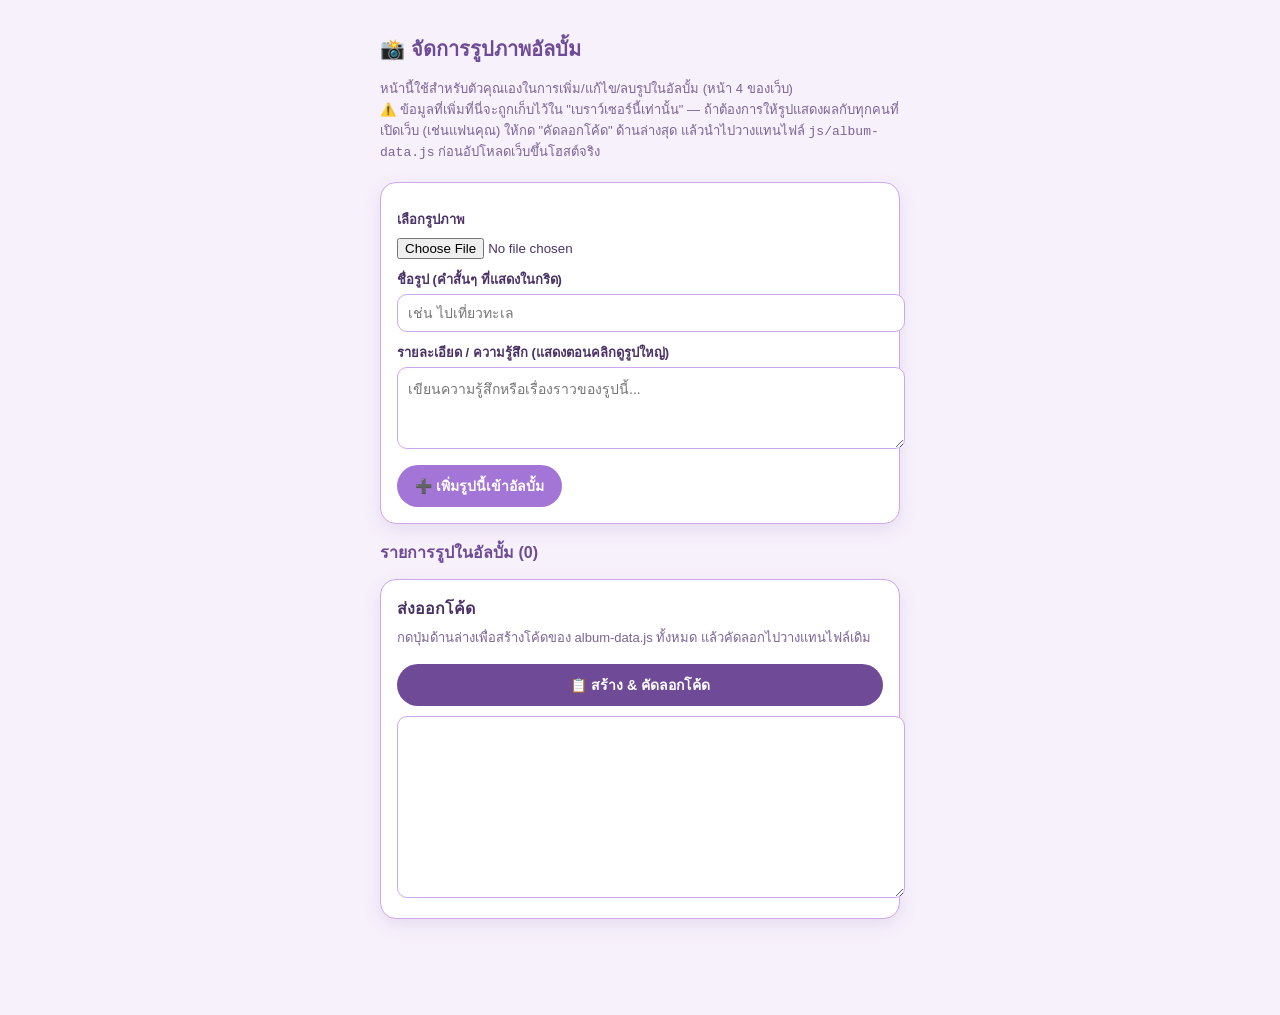
<file: admin.html>
<!DOCTYPE html>
<html lang="th">
<head>
<meta charset="UTF-8">
<meta name="viewport" content="width=device-width, initial-scale=1">
<title>จัดการรูปภาพอัลบั้ม</title>
<style>
  body{ font-family:'Poppins',sans-serif; background:#F7F1FC; color:#4A3266; max-width:520px; margin:0 auto; padding:20px 16px 80px; }
  h1{ font-size:20px; color:#6E4A97; margin-bottom:4px; }
  p.hint{ font-size:13px; color:#7a6394; margin-bottom:20px; }
  .card{ background:#fff; border:1px solid #CDA8EA; border-radius:16px; padding:16px; margin-bottom:16px; box-shadow:0 6px 18px rgba(110,74,151,.12); }
  label{ display:block; font-size:13px; font-weight:600; margin:10px 0 4px; }
  input[type=text], textarea{ width:100%; padding:10px; border-radius:10px; border:1px solid #CDA8EA; font-family:inherit; font-size:14px; }
  textarea{ min-height:60px; resize:vertical; }
  input[type=file]{ margin-top:4px; }
  button{ cursor:pointer; border:none; border-radius:999px; font-weight:600; padding:10px 18px; font-size:14px; }
  .btn-add{ background:#A375D6; color:#fff; margin-top:12px; }
  .btn-del{ background:#f3d3dc; color:#a3455a; padding:6px 12px; font-size:12px; }
  .btn-export{ background:#6E4A97; color:#fff; width:100%; margin-top:10px; }
  .thumb{ width:100%; border-radius:10px; margin-bottom:8px; }
  .item-row{ display:flex; justify-content:space-between; align-items:center; margin-top:8px; }
  #export-box{ width:100%; min-height:160px; margin-top:10px; font-family:monospace; font-size:11px; }
  .list-item{ border-top:1px dashed #CDA8EA; padding-top:12px; margin-top:12px; }
</style>
</head>
<body>

<h1>📸 จัดการรูปภาพอัลบั้ม</h1>
<p class="hint">
  หน้านี้ใช้สำหรับตัวคุณเองในการเพิ่ม/แก้ไข/ลบรูปในอัลบั้ม (หน้า 4 ของเว็บ)<br>
  ⚠️ ข้อมูลที่เพิ่มที่นี่จะถูกเก็บไว้ใน "เบราว์เซอร์นี้เท่านั้น" — ถ้าต้องการให้รูปแสดงผลกับทุกคนที่เปิดเว็บ (เช่นแฟนคุณ)
  ให้กด "คัดลอกโค้ด" ด้านล่างสุด แล้วนำไปวางแทนไฟล์ <code>js/album-data.js</code> ก่อนอัปโหลดเว็บขึ้นโฮสต์จริง
</p>

<div class="card">
  <label>เลือกรูปภาพ</label>
  <input type="file" id="file-input" accept="image/*">
  <img id="preview" class="thumb" style="display:none;">

  <label>ชื่อรูป (คำสั้นๆ ที่แสดงในกริด)</label>
  <input type="text" id="input-caption" placeholder="เช่น ไปเที่ยวทะเล">

  <label>รายละเอียด / ความรู้สึก (แสดงตอนคลิกดูรูปใหญ่)</label>
  <textarea id="input-detail" placeholder="เขียนความรู้สึกหรือเรื่องราวของรูปนี้..."></textarea>

  <button class="btn-add" id="btn-add">➕ เพิ่มรูปนี้เข้าอัลบั้ม</button>
</div>

<h2 style="font-size:16px; color:#6E4A97;">รายการรูปในอัลบั้ม (<span id="count">0</span>)</h2>
<div id="list"></div>

<div class="card">
  <strong>ส่งออกโค้ด</strong>
  <p class="hint" style="margin:6px 0;">กดปุ่มด้านล่างเพื่อสร้างโค้ดของ album-data.js ทั้งหมด แล้วคัดลอกไปวางแทนไฟล์เดิม</p>
  <button class="btn-export" id="btn-export">📋 สร้าง & คัดลอกโค้ด</button>
  <textarea id="export-box" readonly></textarea>
</div>

<script>
let items = JSON.parse(localStorage.getItem('album_data') || '[]');
let currentImageData = null;

const fileInput = document.getElementById('file-input');
const preview = document.getElementById('preview');

fileInput.addEventListener('change', ()=>{
  const file = fileInput.files[0];
  if(!file) return;
  const reader = new FileReader();
  reader.onload = (e)=>{
    currentImageData = e.target.result; // base64 data URL
    preview.src = currentImageData;
    preview.style.display = 'block';
  };
  reader.readAsDataURL(file);
});

document.getElementById('btn-add').addEventListener('click', ()=>{
  const caption = document.getElementById('input-caption').value.trim();
  const detail = document.getElementById('input-detail').value.trim();
  if(!currentImageData){ alert('กรุณาเลือกรูปภาพก่อน'); return; }
  if(!caption){ alert('กรุณาใส่ชื่อรูป'); return; }

  items.push({ img: currentImageData, caption, detail });
  save();
  render();

  // เคลียร์ฟอร์ม
  fileInput.value = '';
  document.getElementById('input-caption').value = '';
  document.getElementById('input-detail').value = '';
  preview.style.display = 'none';
  currentImageData = null;
});

function removeItem(idx){
  if(!confirm('ลบรูปนี้ออกจากอัลบั้มหรือไม่?')) return;
  items.splice(idx,1);
  save();
  render();
}

function save(){
  localStorage.setItem('album_data', JSON.stringify(items));
}

function render(){
  const list = document.getElementById('list');
  document.getElementById('count').textContent = items.length;
  list.innerHTML = '';
  items.forEach((item, idx)=>{
    const div = document.createElement('div');
    div.className = 'list-item';
    div.innerHTML = `
      <img src="${item.img}" class="thumb" style="max-height:140px; object-fit:cover;">
      <div class="item-row">
        <strong>${item.caption}</strong>
        <button class="btn-del" onclick="removeItem(${idx})">ลบ</button>
      </div>
      <div style="font-size:12px; color:#7a6394; margin-top:4px;">${item.detail || ''}</div>
    `;
    list.appendChild(div);
  });
}

document.getElementById('btn-export').addEventListener('click', ()=>{
  let code = "const defaultAlbumData = [\n";
  items.forEach(item=>{
    code += `  {\n    img: ${JSON.stringify(item.img)},\n    caption: ${JSON.stringify(item.caption)},\n    detail: ${JSON.stringify(item.detail)}\n  },\n`;
  });
  code += "];\n";
  const box = document.getElementById('export-box');
  box.value = code;
  box.select();
  document.execCommand('copy');
  alert('คัดลอกโค้ดแล้ว! นำไปวางแทนเนื้อหาในไฟล์ js/album-data.js');
});

render();
</script>
</body>
</html>
</file>
